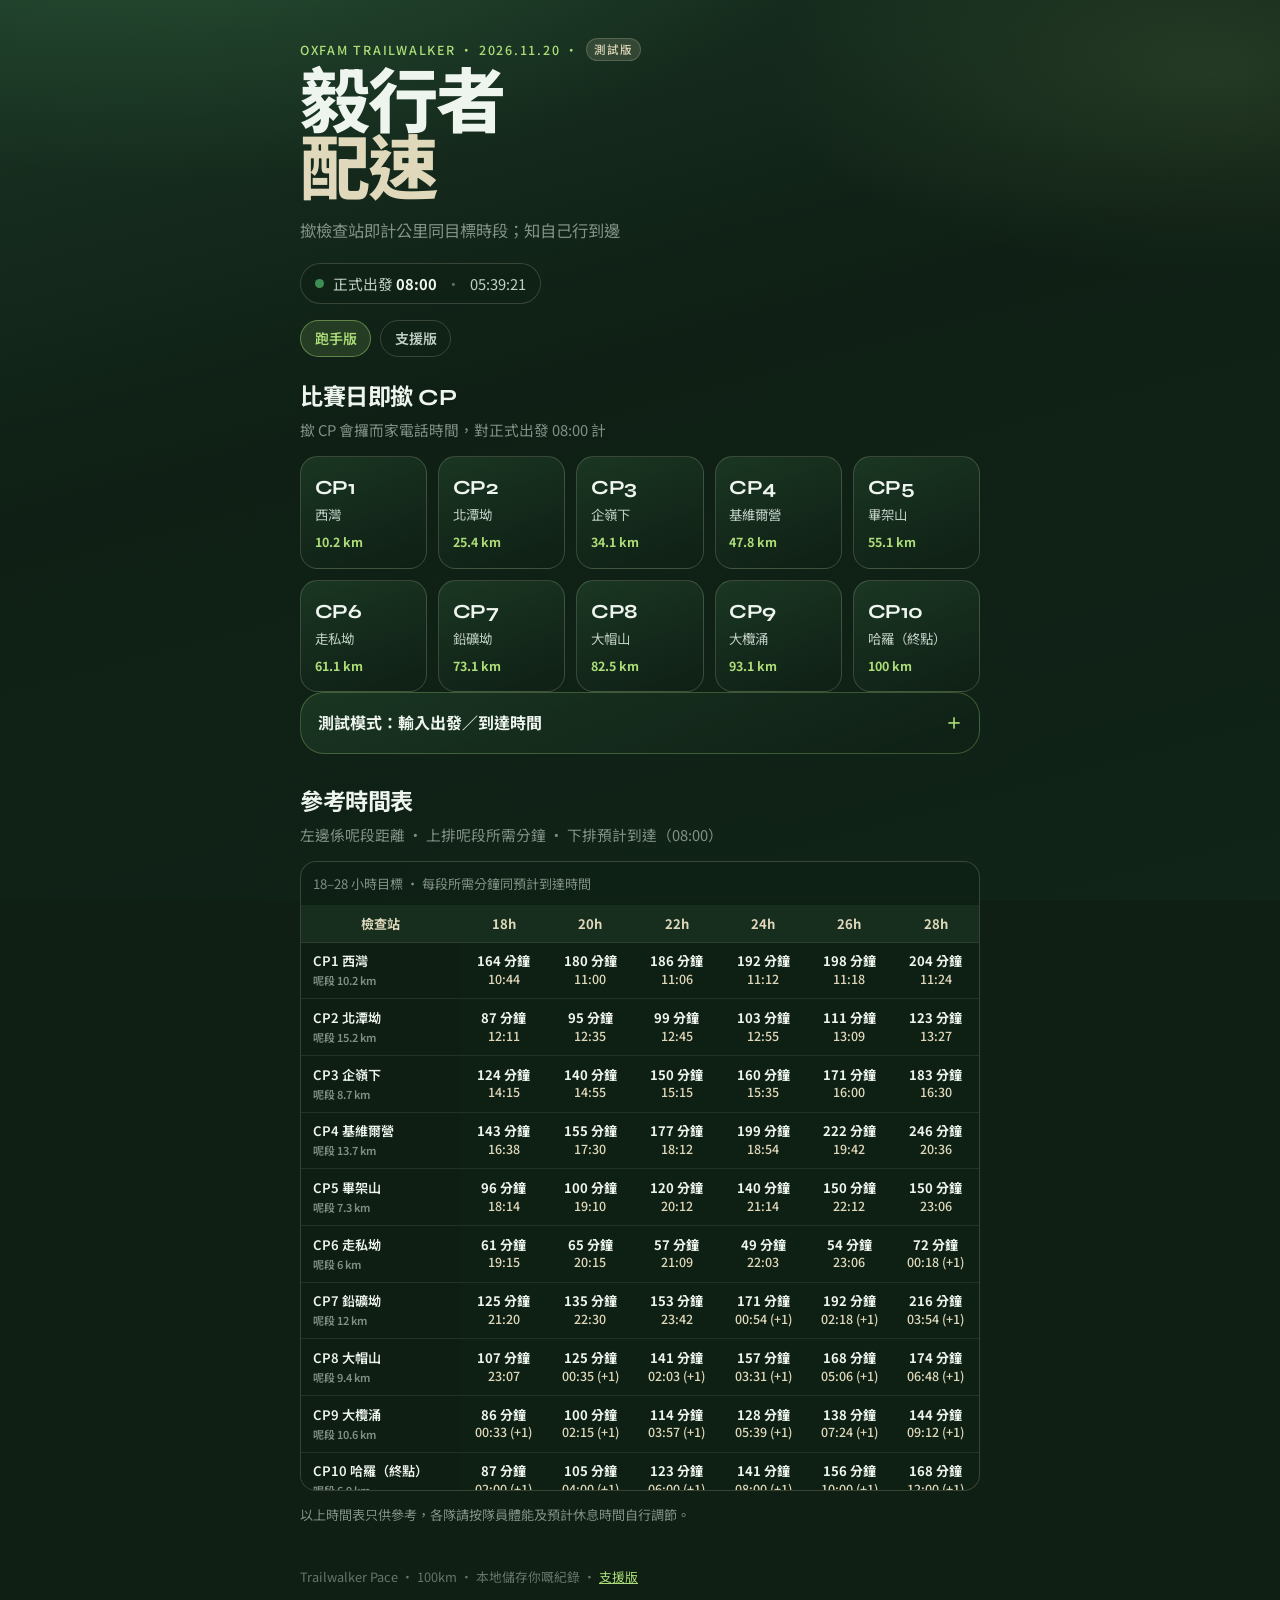
<file: index.html>
<!DOCTYPE html>
<html lang="zh-Hant">
<head>
  <meta charset="UTF-8" />
  <meta name="viewport" content="width=device-width, initial-scale=1, viewport-fit=cover" />
  <meta name="theme-color" content="#163326" />
  <meta name="color-scheme" content="dark" />
  <meta name="apple-mobile-web-app-capable" content="yes" />
  <meta name="apple-mobile-web-app-status-bar-style" content="black-translucent" />
  <link rel="manifest" href="manifest.webmanifest" />
  <link rel="icon" href="icon.svg" type="image/svg+xml" />
  <link rel="apple-touch-icon" href="icon.svg" />
  <title>毅行者配速 · Trailwalker Pace</title>
  <link rel="preconnect" href="https://fonts.googleapis.com" />
  <link rel="preconnect" href="https://fonts.gstatic.com" crossorigin />
  <link href="https://fonts.googleapis.com/css2?family=Noto+Sans+TC:wght@400;500;700;900&family=Syne:wght@600;700;800&display=swap" rel="stylesheet" />
  <link rel="stylesheet" href="styles.css" />
</head>
<body>
  <div class="atmosphere" aria-hidden="true"></div>

  <header class="hero">
    <p class="eyebrow">Oxfam Trailwalker · 2026.11.20 · <span class="test-badge">測試版</span></p>
    <h1>毅行者<span>配速</span></h1>
    <p class="tagline">撳檢查站即計公里同目標時段；知自己行到邊</p>
    <div class="start-chip">
      <span class="dot" aria-hidden="true"></span>
      <span>正式出發 <strong>08:00</strong></span>
      <span class="sep" aria-hidden="true">·</span>
      <span id="liveClock" aria-live="polite">--:--:--</span>
    </div>
    <nav class="page-nav" aria-label="頁面切換">
      <a href="index.html" aria-current="page">跑手版</a>
      <a href="support.html">支援版</a>
    </nav>
  </header>

  <main>
    <section class="cp-section" aria-labelledby="cpHeading">
      <div class="section-head">
        <h2 id="cpHeading">比賽日即撳 CP</h2>
        <p>撳 CP 會攞而家電話時間，對正式出發 08:00 計</p>
      </div>
      <div class="cp-grid" id="cpGrid" role="group" aria-label="檢查站"></div>
    </section>

    <section class="result" id="result" hidden>
      <div class="result-top">
        <div>
          <p class="result-label" id="resultCpLabel">CP1</p>
          <h2 id="resultTitle">到達結果</h2>
        </div>
        <button type="button" class="ghost-btn" id="clearBtn">清除</button>
      </div>

      <div class="stat-row three">
        <div class="stat">
          <span class="stat-label">出發時間</span>
          <strong id="startTime">—</strong>
        </div>
        <div class="stat">
          <span class="stat-label">到達時間</span>
          <strong id="arrivalTime">—</strong>
        </div>
        <div class="stat">
          <span class="stat-label">已用時間</span>
          <strong id="elapsedTime">—</strong>
        </div>
      </div>

      <div class="distance-block">
        <div class="km-ring" aria-hidden="true">
          <svg viewBox="0 0 120 120">
            <circle class="track" cx="60" cy="60" r="52" />
            <circle class="progress" id="kmProgress" cx="60" cy="60" r="52" />
          </svg>
          <div class="km-center">
            <strong id="kmDone">0</strong>
            <span>公里</span>
          </div>
        </div>
        <div class="distance-meta">
          <p><span>剩餘</span> <strong id="kmLeft">100</strong> km</p>
          <p><span>全程</span> <strong>100</strong> km</p>
          <p><span>累積進度</span> <strong id="pctDone">0%</strong></p>
        </div>
      </div>

      <div class="pace-card" id="paceCard">
        <p class="pace-eyebrow">而家目標範圍</p>
        <h3 id="paceHeadline">—</h3>
        <p class="pace-detail" id="paceDetail">—</p>
        <div class="pace-next" id="paceNext"></div>
      </div>

      <div class="supply-card" id="hereSupply">
        <p class="pace-eyebrow">呢站補給</p>
        <div class="supply-chips" id="hereChips"></div>
      </div>

      <div class="lure-card" id="lureCard">
        <p class="pace-eyebrow" id="lureEyebrow">下一站獎勵</p>
        <h3 id="lureTitle">—</h3>
        <p class="lure-meta" id="lureMeta">—</p>
        <div class="supply-chips highlight" id="lureChips"></div>
        <p class="lure-note" id="lureNote"></p>
      </div>

      <div class="bracket-list" id="bracketList" aria-label="各目標到達時間"></div>
    </section>

    <section class="test-panel" aria-labelledby="testHeading">
      <details>
        <summary id="testHeading">測試模式：輸入出發／到達時間</summary>
        <div class="manual-form test-form">
          <label>
            檢查站
            <select id="manualCp"></select>
          </label>
          <label>
            出發時間
            <input type="datetime-local" id="manualStart" required />
          </label>
          <label>
            到達時間
            <input type="datetime-local" id="manualTime" required />
          </label>
          <div class="test-actions">
            <button type="button" class="primary-btn" id="manualSubmit">計算配速</button>
            <button type="button" class="ghost-btn" id="fillRaceDefault">填正式賽日 08:00</button>
          </div>
          <div class="preset-row" role="group" aria-label="快速示範">
            <span class="preset-label">快速示範</span>
            <button type="button" class="preset-btn" data-preset="18h-cp5">CP5 · 約 18h</button>
            <button type="button" class="preset-btn" data-preset="22h-cp4">CP4 · 約 22h</button>
            <button type="button" class="preset-btn" data-preset="26h-cp7">CP7 · 約 26h</button>
          </div>
        </div>
      </details>
    </section>

    <section class="table-section" aria-labelledby="tableHeading">
      <div class="section-head">
        <h2 id="tableHeading">參考時間表</h2>
        <p>左邊係呢段距離 · 上排呢段所需分鐘 · 下排預計到達（08:00）</p>
      </div>
      <div
        class="table-wrap"
        tabindex="0"
        role="region"
        aria-labelledby="tableCaption"
      >
        <table id="paceTable">
          <caption id="tableCaption">18–28 小時目標 · 每段所需分鐘同預計到達時間</caption>
          <thead></thead>
          <tbody></tbody>
        </table>
      </div>
      <p class="footnote">以上時間表只供參考，各隊請按隊員體能及預計休息時間自行調節。</p>
    </section>
  </main>

  <footer>
    <p>Trailwalker Pace · 100km · 本地儲存你嘅紀錄 · <a href="support.html">支援版</a></p>
  </footer>

  <script src="app.js" type="module"></script>
</body>
</html>
</file>
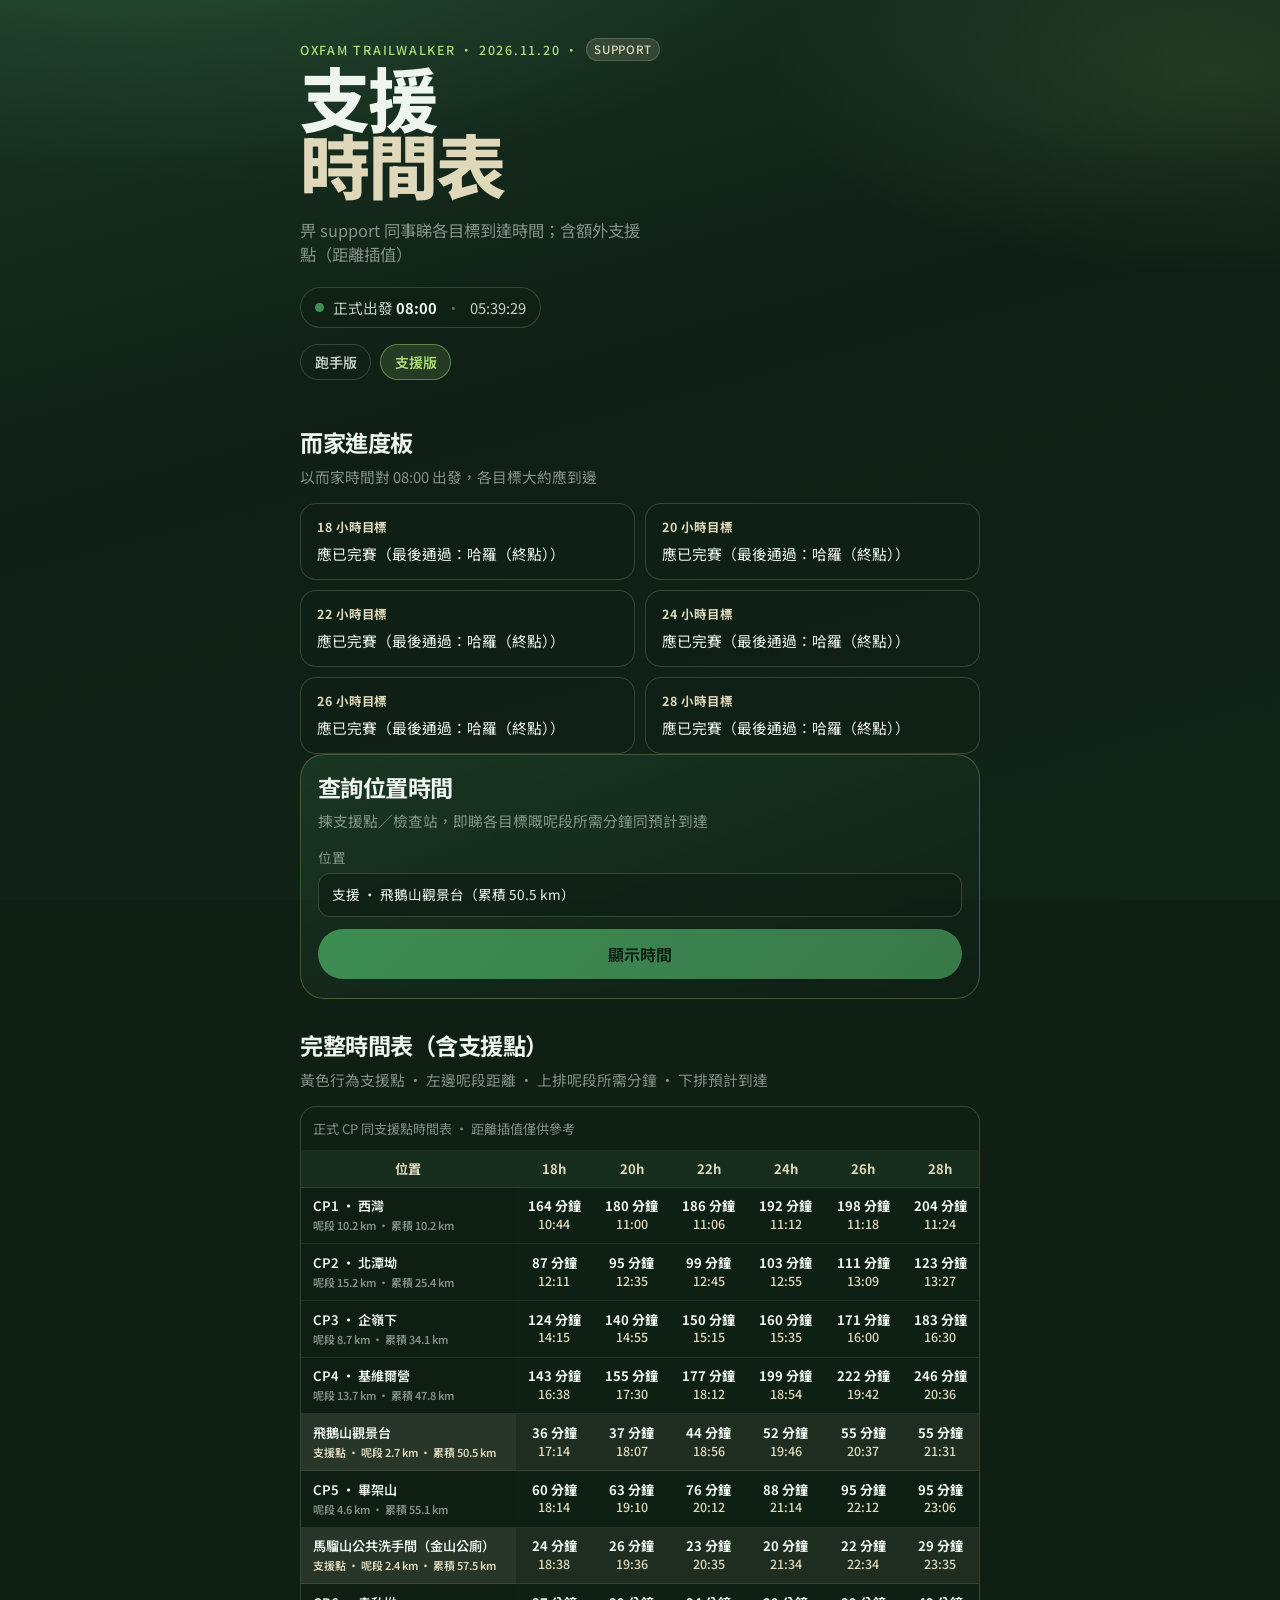
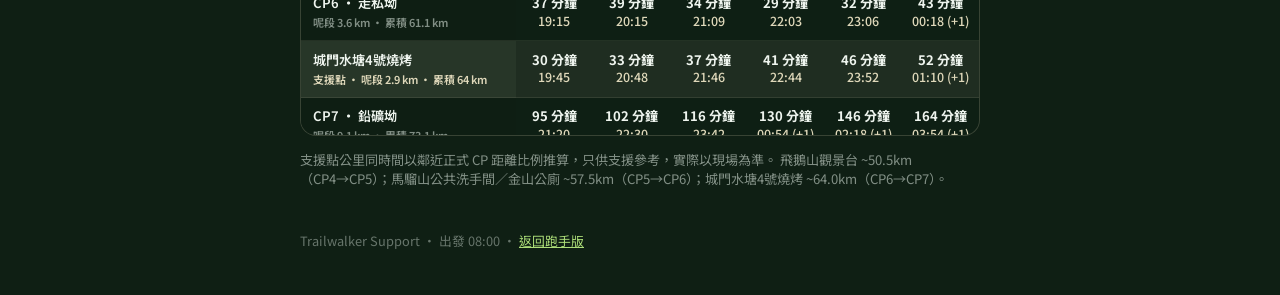
<file: support.html>
<!DOCTYPE html>
<html lang="zh-Hant">
<head>
  <meta charset="UTF-8" />
  <meta name="viewport" content="width=device-width, initial-scale=1, viewport-fit=cover" />
  <meta name="theme-color" content="#163326" />
  <meta name="color-scheme" content="dark" />
  <meta name="apple-mobile-web-app-capable" content="yes" />
  <link rel="icon" href="icon.svg" type="image/svg+xml" />
  <title>毅行者支援時間表 · Support</title>
  <link rel="preconnect" href="https://fonts.googleapis.com" />
  <link rel="preconnect" href="https://fonts.gstatic.com" crossorigin />
  <link href="https://fonts.googleapis.com/css2?family=Noto+Sans+TC:wght@400;500;700;900&family=Syne:wght@600;700;800&display=swap" rel="stylesheet" />
  <link rel="stylesheet" href="styles.css" />
</head>
<body>
  <div class="atmosphere" aria-hidden="true"></div>

  <header class="hero">
    <p class="eyebrow">Oxfam Trailwalker · 2026.11.20 · <span class="test-badge">Support</span></p>
    <h1>支援<span>時間表</span></h1>
    <p class="tagline">畀 support 同事睇各目標到達時間；含額外支援點（距離插值）</p>
    <div class="start-chip">
      <span class="dot" aria-hidden="true"></span>
      <span>正式出發 <strong>08:00</strong></span>
      <span class="sep" aria-hidden="true">·</span>
      <span id="liveClock" aria-live="polite">--:--:--</span>
    </div>
    <nav class="page-nav" aria-label="頁面切換">
      <a href="index.html">跑手版</a>
      <a href="support.html" aria-current="page">支援版</a>
    </nav>
  </header>

  <main>
    <section class="live-board" aria-labelledby="liveHeading">
      <div class="section-head">
        <h2 id="liveHeading">而家進度板</h2>
        <p>以而家時間對 08:00 出發，各目標大約應到邊</p>
      </div>
      <div class="live-grid" id="liveGrid"></div>
    </section>

    <section class="test-panel" aria-labelledby="lookupHeading">
      <div class="section-head">
        <h2 id="lookupHeading">查詢位置時間</h2>
        <p>揀支援點／檢查站，即睇各目標嘅呢段所需分鐘同預計到達</p>
      </div>
      <div class="manual-form test-form">
        <label>
          位置
          <select id="pointSelect"></select>
        </label>
        <button type="button" class="primary-btn" id="lookupBtn">顯示時間</button>
      </div>
    </section>

    <section class="result" id="result" hidden>
      <div class="result-top">
        <div>
          <p class="result-label" id="resultKind">支援點</p>
          <h2 id="resultTitle">—</h2>
        </div>
        <button type="button" class="ghost-btn" id="clearBtn">清除</button>
      </div>
      <p class="lure-meta" id="resultMeta">—</p>
      <div class="bracket-list" id="bracketList"></div>
      <p class="footnote" id="resultNote"></p>
    </section>

    <section class="table-section" aria-labelledby="tableHeading">
      <div class="section-head">
        <h2 id="tableHeading">完整時間表（含支援點）</h2>
        <p>黃色行為支援點 · 左邊呢段距離 · 上排呢段所需分鐘 · 下排預計到達</p>
      </div>
      <div
        class="table-wrap"
        tabindex="0"
        role="region"
        aria-labelledby="tableCaption"
      >
        <table id="paceTable">
          <caption id="tableCaption">正式 CP 同支援點時間表 · 距離插值僅供參考</caption>
          <thead></thead>
          <tbody></tbody>
        </table>
      </div>
      <p class="footnote">
        支援點公里同時間以鄰近正式 CP 距離比例推算，只供支援參考，實際以現場為準。
        飛鵝山觀景台 ~50.5km（CP4→CP5）；馬騮山公共洗手間／金山公廁 ~57.5km（CP5→CP6）；城門水塘4號燒烤 ~64.0km（CP6→CP7）。
      </p>
    </section>
  </main>

  <footer>
    <p>Trailwalker Support · 出發 08:00 · <a href="index.html">返回跑手版</a></p>
  </footer>

  <script src="shared.js"></script>
  <script src="support.js" type="module"></script>
</body>
</html>
</file>
<file: styles.css>
/* Trailwalker Pace — regenerated with Modern Web Guidance patterns */

:root {
  color-scheme: dark;
  --target-size: 24px;
  --bg-deep: oklch(0.22 0.03 155);
  --bg-mid: oklch(0.28 0.04 155);
  --moss: oklch(0.45 0.08 150);
  --leaf: oklch(0.58 0.12 150);
  --lime: oklch(0.84 0.14 130);
  --sand: oklch(0.88 0.04 95);
  --mist: oklch(0.84 0.02 155);
  --ink: oklch(0.96 0.01 145);
  --muted: oklch(0.78 0.02 155 / 0.72);
  --line: oklch(0.88 0.04 95 / 0.2);
  --card: oklch(0.28 0.04 155 / 0.78);
  --danger: oklch(0.78 0.08 55);
  --radius: 1.1rem;
  --font-display: "Syne", "Noto Sans TC", sans-serif;
  --font-body: "Noto Sans TC", sans-serif;
  --pad-inline: max(1.25rem, env(safe-area-inset-left, 0px));
  --pad-inline-end: max(1.25rem, env(safe-area-inset-right, 0px));
  --pad-block-start: max(1.5rem, env(safe-area-inset-top, 0px));
  --pad-block-end: max(2rem, env(safe-area-inset-bottom, 0px));
}

@media (pointer: coarse) {
  :root {
    --target-size: 44px;
  }
}

@media (prefers-contrast: more) {
  :root {
    --line: oklch(0.92 0.04 95 / 0.45);
    --muted: oklch(0.88 0.02 155 / 0.9);
  }
}

@media (forced-colors: active) {
  :root {
    --bg-deep: Canvas;
    --ink: CanvasText;
    --lime: Highlight;
    --sand: CanvasText;
    --mist: GrayText;
    --line: CanvasText;
    --card: Canvas;
    --danger: LinkText;
  }

  .cp-btn,
  .primary-btn,
  .ghost-btn,
  .page-nav a,
  .stat,
  .result,
  .test-panel,
  .lure-card,
  .supply-card,
  .live-card {
    border: 1px solid CanvasText;
  }
}

*,
*::before,
*::after {
  box-sizing: border-box;
}

html {
  scroll-behavior: smooth;
}

body {
  margin: 0;
  min-block-size: 100dvh;
  font-family: var(--font-body);
  color: var(--ink);
  background: var(--bg-deep);
  line-height: 1.45;
  -webkit-font-smoothing: antialiased;
}

h1,
h2,
h3 {
  text-wrap: balance;
}

p,
li,
.tagline,
.footnote,
.lure-meta,
.pace-detail {
  text-wrap: pretty;
}

.atmosphere {
  position: fixed;
  inset: 0;
  z-index: -1;
  pointer-events: none;
  background:
    radial-gradient(ellipse 90% 55% at 15% -10%, oklch(0.55 0.1 150 / 0.32), transparent 55%),
    radial-gradient(ellipse 70% 45% at 95% 8%, oklch(0.84 0.14 130 / 0.12), transparent 50%),
    linear-gradient(165deg, oklch(0.3 0.045 155) 0%, var(--bg-deep) 42%, oklch(0.24 0.035 155) 100%);
}

.hero {
  padding-block-start: calc(var(--pad-block-start) + 0.9rem);
  padding-block-end: 1.5rem;
  padding-inline-start: var(--pad-inline);
  padding-inline-end: var(--pad-inline-end);
  max-inline-size: 45rem;
  margin-inline: auto;
  animation: rise 0.7s ease-out both;
}

.eyebrow {
  margin: 0 0 0.65rem;
  font-size: 0.78rem;
  letter-spacing: 0.14em;
  text-transform: uppercase;
  color: var(--lime);
  font-weight: 500;
}

.test-badge {
  display: inline-block;
  margin-inline-start: 0.15rem;
  padding: 0.12rem 0.45rem;
  border-radius: 999px;
  border: 1px solid var(--line);
  background: oklch(0.88 0.04 95 / 0.14);
  color: var(--sand);
  letter-spacing: 0.06em;
  font-size: 0.72rem;
  vertical-align: 0.08em;
}

.hero h1 {
  margin: 0;
  font-family: var(--font-display);
  font-weight: 800;
  font-size: clamp(2.8rem, 12vw, 4.4rem);
  line-height: 0.95;
  letter-spacing: -0.03em;
}

.hero h1 span {
  display: block;
  color: var(--sand);
}

.tagline {
  margin: 0.9rem 0 1.25rem;
  color: var(--muted);
  font-size: 1.02rem;
  max-inline-size: 22rem;
}

.start-chip {
  display: inline-flex;
  align-items: center;
  gap: 0.55rem;
  min-block-size: var(--target-size);
  padding: 0.55rem 0.9rem;
  border: 1px solid var(--line);
  border-radius: 999px;
  background: oklch(0.22 0.03 155 / 0.55);
  font-size: 0.92rem;
  color: var(--mist);
}

.start-chip .dot {
  inline-size: 0.55rem;
  block-size: 0.55rem;
  border-radius: 50%;
  background: var(--leaf);
  animation: pulse 2s ease-out infinite;
}

.start-chip strong {
  color: var(--ink);
  font-weight: 700;
}

.start-chip .sep {
  opacity: 0.45;
}

.page-nav {
  display: flex;
  flex-wrap: wrap;
  gap: 0.55rem;
  margin-block-start: 1rem;
}

.page-nav a {
  display: inline-flex;
  align-items: center;
  justify-content: center;
  min-block-size: var(--target-size);
  min-inline-size: var(--target-size);
  padding: 0.45rem 0.85rem;
  border-radius: 999px;
  border: 1px solid var(--line);
  color: var(--mist);
  text-decoration: none;
  font-size: 0.88rem;
  font-weight: 600;
}

.page-nav a[aria-current="page"] {
  border-color: oklch(0.84 0.14 130 / 0.45);
  background: oklch(0.84 0.14 130 / 0.14);
  color: var(--lime);
}

.page-nav a:hover,
.page-nav a:focus-visible {
  border-color: var(--sand);
  color: var(--ink);
  outline: none;
}

.page-nav a:focus-visible {
  outline: 2px solid var(--lime);
  outline-offset: 2px;
}

main {
  max-inline-size: 45rem;
  margin-inline: auto;
  padding-inline-start: var(--pad-inline);
  padding-inline-end: var(--pad-inline-end);
  padding-block-end: var(--pad-block-end);
}

.section-head {
  margin-block-end: 1rem;
}

.section-head h2 {
  margin: 0 0 0.25rem;
  font-family: var(--font-display);
  font-size: 1.45rem;
  letter-spacing: -0.02em;
}

.section-head p {
  margin: 0;
  color: var(--muted);
  font-size: 0.92rem;
}

.test-panel,
.cp-section,
.table-section,
.live-board {
  container-type: inline-size;
}

.test-panel {
  margin-block-end: 1.6rem;
  padding: 1.1rem 1.05rem 1.15rem;
  border-radius: 1.5rem;
  border: 1px solid oklch(0.84 0.14 130 / 0.28);
  background: linear-gradient(160deg, oklch(0.55 0.1 150 / 0.22), oklch(0.22 0.03 155 / 0.55));
  animation: rise 0.7s ease-out 0.04s both;
}

.test-panel details {
  border: 0;
  padding: 0;
  background: transparent;
}

.test-panel summary {
  cursor: pointer;
  list-style: none;
  font-weight: 700;
  color: var(--ink);
  min-block-size: var(--target-size);
  display: flex;
  align-items: center;
}

.test-panel summary::-webkit-details-marker {
  display: none;
}

.test-panel summary::after {
  content: "＋";
  margin-inline-start: auto;
  color: var(--lime);
}

.test-panel details[open] summary::after {
  content: "－";
}

.manual-form {
  display: grid;
  gap: 0.75rem;
  margin-block-start: 0.85rem;
}

.manual-form label {
  display: grid;
  gap: 0.35rem;
  font-size: 0.85rem;
  color: var(--muted);
}

.manual-form select,
.manual-form input {
  appearance: none;
  border: 1px solid var(--line);
  border-radius: 0.75rem;
  background: oklch(0.22 0.03 155 / 0.7);
  color: var(--ink);
  padding: 0.7rem 0.8rem;
  font: inherit;
  min-block-size: var(--target-size);
}

.manual-form select:user-invalid,
.manual-form input:user-invalid {
  border-color: var(--danger);
}

.test-actions {
  display: flex;
  flex-wrap: wrap;
  gap: 0.55rem;
  align-items: center;
}

.preset-row {
  display: flex;
  flex-wrap: wrap;
  gap: 0.45rem;
  align-items: center;
  padding-block-start: 0.35rem;
}

.preset-label {
  inline-size: 100%;
  color: var(--muted);
  font-size: 0.8rem;
}

.primary-btn,
.ghost-btn,
.preset-btn,
.cp-btn {
  font: inherit;
  cursor: pointer;
}

.primary-btn {
  appearance: none;
  border: none;
  border-radius: 999px;
  min-block-size: var(--target-size);
  padding: 0.85rem 1.1rem;
  background: linear-gradient(135deg, var(--leaf), oklch(0.52 0.1 150));
  color: var(--bg-deep);
  font-weight: 700;
}

.ghost-btn,
.preset-btn {
  appearance: none;
  border: 1px solid var(--line);
  background: oklch(0.22 0.03 155 / 0.55);
  color: var(--mist);
  border-radius: 999px;
  min-block-size: var(--target-size);
  padding: 0.45rem 0.85rem;
  font-size: 0.85rem;
}

.primary-btn:focus-visible,
.ghost-btn:focus-visible,
.preset-btn:focus-visible,
.cp-btn:focus-visible {
  outline: 2px solid var(--lime);
  outline-offset: 2px;
}

.cp-section {
  animation: rise 0.75s ease-out 0.08s both;
}

.cp-grid {
  display: grid;
  grid-template-columns: repeat(2, minmax(0, 1fr));
  gap: 0.7rem;
}

@container (inline-size > 34rem) {
  .cp-grid {
    grid-template-columns: repeat(5, minmax(0, 1fr));
  }
}

.cp-btn {
  appearance: none;
  border: 1px solid var(--line);
  border-radius: var(--radius);
  background: linear-gradient(160deg, oklch(0.45 0.08 150 / 0.35), oklch(0.22 0.03 155 / 0.55));
  color: var(--ink);
  padding: 1rem 0.85rem;
  text-align: start;
  min-block-size: max(5.2rem, var(--target-size));
  transition: transform 0.18s ease, border-color 0.18s ease;
}

.cp-btn:hover {
  transform: translateY(-2px);
  border-color: oklch(0.84 0.14 130 / 0.45);
}

.cp-btn:active {
  transform: scale(0.98);
}

.cp-btn.active {
  border-color: var(--lime);
  background: linear-gradient(160deg, oklch(0.58 0.12 150 / 0.55), oklch(0.28 0.04 155 / 0.8));
}

.cp-btn .cp-code {
  display: block;
  font-family: var(--font-display);
  font-weight: 700;
  font-size: 1.25rem;
  letter-spacing: -0.02em;
}

.cp-btn .cp-name {
  display: block;
  margin-block-start: 0.2rem;
  color: var(--mist);
  font-size: 0.84rem;
}

.cp-btn .cp-km {
  display: block;
  margin-block-start: 0.55rem;
  color: var(--lime);
  font-size: 0.78rem;
  font-weight: 700;
}

.result {
  margin-block-start: 1.5rem;
  padding: 1.2rem;
  border-radius: 1.5rem;
  border: 1px solid var(--line);
  background: var(--card);
  view-transition-name: result-panel;
}

.result[hidden] {
  display: none;
}

.result-top {
  display: flex;
  justify-content: space-between;
  align-items: flex-start;
  gap: 1rem;
  margin-block-end: 1rem;
}

.result-label {
  margin: 0;
  color: var(--lime);
  font-size: 0.78rem;
  letter-spacing: 0.08em;
  text-transform: uppercase;
  font-weight: 700;
}

.result-top h2 {
  margin: 0.15rem 0 0;
  font-family: var(--font-display);
  font-size: 1.55rem;
  letter-spacing: -0.02em;
}

.stat-row {
  display: grid;
  grid-template-columns: 1fr;
  gap: 0.7rem;
  margin-block-end: 1.1rem;
}

@container (inline-size > 32rem) {
  .stat-row.three {
    grid-template-columns: repeat(3, minmax(0, 1fr));
  }
}

.stat {
  padding: 0.85rem 0.9rem;
  border-radius: 0.9rem;
  background: oklch(0.22 0.03 155 / 0.55);
  border: 1px solid var(--line);
}

.stat-label {
  display: block;
  color: var(--muted);
  font-size: 0.78rem;
  margin-block-end: 0.25rem;
}

.stat strong {
  font-family: var(--font-display);
  font-size: 1.2rem;
  letter-spacing: -0.02em;
}

.distance-block {
  display: grid;
  grid-template-columns: auto 1fr;
  gap: 1rem;
  align-items: center;
  margin-block-end: 1.1rem;
}

.km-ring {
  position: relative;
  inline-size: 118px;
  block-size: 118px;
}

.km-ring svg {
  inline-size: 100%;
  block-size: 100%;
  transform: rotate(-90deg);
}

.km-ring circle {
  fill: none;
  stroke-width: 8;
}

.km-ring .track {
  stroke: oklch(0.88 0.04 95 / 0.12);
}

.km-ring .progress {
  stroke: var(--lime);
  stroke-linecap: round;
  stroke-dasharray: 326.73;
  stroke-dashoffset: 326.73;
  transition: stroke-dashoffset 0.7s ease;
}

.km-center {
  position: absolute;
  inset: 0;
  display: grid;
  place-content: center;
  text-align: center;
}

.km-center strong {
  font-family: var(--font-display);
  font-size: 1.55rem;
  line-height: 1;
}

.km-center span {
  font-size: 0.72rem;
  color: var(--muted);
}

.distance-meta p {
  margin: 0.35rem 0;
  display: flex;
  justify-content: space-between;
  gap: 1rem;
  font-size: 0.95rem;
}

.distance-meta span {
  color: var(--muted);
}

.pace-card,
.supply-card,
.lure-card {
  margin-block-start: 0.85rem;
  padding: 1rem 1.05rem;
  border-radius: 1rem;
  border: 1px solid var(--line);
  background: oklch(0.22 0.03 155 / 0.5);
}

.pace-card {
  background: linear-gradient(145deg, oklch(0.84 0.14 130 / 0.16), oklch(0.45 0.08 150 / 0.28));
  border-color: oklch(0.84 0.14 130 / 0.28);
}

.lure-card {
  border-color: oklch(0.88 0.04 95 / 0.35);
  background: linear-gradient(150deg, oklch(0.88 0.04 95 / 0.14), oklch(0.45 0.08 150 / 0.28));
}

.pace-eyebrow {
  margin: 0;
  font-size: 0.75rem;
  letter-spacing: 0.08em;
  text-transform: uppercase;
  color: var(--lime);
  font-weight: 700;
}

.pace-card h3,
.lure-card h3 {
  margin: 0.35rem 0 0.4rem;
  font-family: var(--font-display);
  font-size: 1.4rem;
  letter-spacing: -0.02em;
}

.pace-detail,
.lure-meta {
  margin: 0;
  color: var(--mist);
  font-size: 0.95rem;
}

.pace-next {
  margin-block-start: 0.75rem;
  padding-block-start: 0.75rem;
  border-block-start: 1px solid oklch(0.88 0.04 95 / 0.16);
  color: var(--sand);
  font-size: 0.92rem;
}

.lure-note {
  margin: 0.7rem 0 0;
  color: var(--muted);
  font-size: 0.8rem;
}

.supply-chips {
  display: flex;
  flex-wrap: wrap;
  gap: 0.4rem;
  margin-block-start: 0.55rem;
}

.chip {
  display: inline-flex;
  align-items: center;
  min-block-size: 1.8rem;
  padding: 0.32rem 0.6rem;
  border-radius: 999px;
  border: 1px solid var(--line);
  background: oklch(0.22 0.03 155 / 0.55);
  color: var(--mist);
  font-size: 0.78rem;
  font-weight: 500;
}

.chip.hot {
  border-color: oklch(0.88 0.04 95 / 0.45);
  background: oklch(0.88 0.04 95 / 0.16);
  color: var(--sand);
  font-weight: 700;
}

.supply-chips.highlight .chip.hot {
  border-color: oklch(0.84 0.14 130 / 0.5);
  background: oklch(0.84 0.14 130 / 0.18);
  color: var(--lime);
}

.bracket-list {
  display: grid;
  gap: 0.4rem;
  margin-block-start: 1rem;
}

.bracket-row {
  display: grid;
  grid-template-columns: 4.5rem 1fr auto;
  gap: 0.5rem;
  align-items: center;
  padding: 0.55rem 0.7rem;
  border-radius: 0.75rem;
  background: oklch(0.22 0.03 155 / 0.4);
  border: 1px solid transparent;
  font-size: 0.88rem;
}

.bracket-row.hit {
  border-color: oklch(0.84 0.14 130 / 0.45);
  background: oklch(0.58 0.12 150 / 0.22);
}

.bracket-row .goal {
  font-weight: 700;
  color: var(--sand);
}

.bracket-row .target {
  color: var(--mist);
}

.bracket-row .delta {
  font-variant-numeric: tabular-nums;
  font-weight: 700;
}

.bracket-row .delta.fast {
  color: var(--lime);
}

.bracket-row .delta.slow {
  color: var(--danger);
}

.live-board {
  margin-block-start: 1.5rem;
  animation: rise 0.7s ease-out 0.1s both;
}

.live-grid {
  display: grid;
  grid-template-columns: 1fr;
  gap: 0.65rem;
}

@container (inline-size > 34rem) {
  .live-grid {
    grid-template-columns: repeat(2, minmax(0, 1fr));
  }
}

@container (inline-size > 52rem) {
  .live-grid {
    grid-template-columns: repeat(3, minmax(0, 1fr));
  }
}

.live-card {
  padding: 0.9rem 1rem;
  border-radius: 1rem;
  border: 1px solid var(--line);
  background: oklch(0.22 0.03 155 / 0.5);
}

.live-goal {
  margin: 0 0 0.4rem;
  color: var(--sand);
  font-size: 0.78rem;
  letter-spacing: 0.06em;
  text-transform: uppercase;
  font-weight: 700;
}

.live-body {
  color: var(--ink);
  font-size: 0.92rem;
  line-height: 1.45;
}

.live-body small {
  color: var(--muted);
}

.table-section {
  margin-block-start: 2rem;
  animation: rise 0.7s ease-out 0.16s both;
}

.table-wrap {
  overflow: auto;
  max-inline-size: 100%;
  max-block-size: min(70vh, 40rem);
  border: 1px solid var(--line);
  border-radius: 1rem;
  background: oklch(0.22 0.03 155 / 0.45);
  container: pace-table / inline-size;
  -webkit-overflow-scrolling: touch;
}

.table-wrap:focus-visible {
  outline: 2px solid var(--lime);
  outline-offset: 2px;
}

table {
  width: 100%;
  border-collapse: separate;
  border-spacing: 0;
  min-inline-size: 40rem;
  font-size: 0.82rem;
  --label-1: "18h";
  --label-2: "20h";
  --label-3: "22h";
  --label-4: "24h";
  --label-5: "26h";
  --label-6: "28h";
}

caption {
  text-align: start;
  padding: 0.75rem;
  color: var(--muted);
  font-size: 0.82rem;
}

th,
td {
  padding: 0.55rem 0.5rem;
  text-align: center;
  border-block-end: 1px solid oklch(0.88 0.04 95 / 0.1);
  white-space: nowrap;
}

thead th {
  position: sticky;
  inset-block-start: 0;
  z-index: 2;
  background: oklch(0.28 0.04 155 / 0.96);
  color: var(--sand);
  font-weight: 700;
}

tbody th {
  text-align: start;
  padding-inline-start: 0.75rem;
  position: sticky;
  inset-inline-start: 0;
  z-index: 1;
  background: oklch(0.22 0.03 155 / 0.96);
  font-weight: 600;
  color: var(--ink);
}

.support-row th,
.support-row td {
  background: oklch(0.88 0.04 95 / 0.08);
}

.support-row th {
  background: oklch(0.88 0.04 95 / 0.12);
}

.cell-elapsed,
.cell-eta {
  display: block;
  line-height: 1.25;
}

.cell-elapsed {
  font-weight: 700;
}

.cell-eta {
  margin-block-start: 0.15rem;
  color: var(--sand);
  font-variant-numeric: tabular-nums;
  font-size: 0.78rem;
  font-weight: 500;
}

@container pace-table (inline-size < 36rem) {
  table {
    min-inline-size: 0;
  }

  table,
  thead,
  tbody,
  tr,
  th,
  td {
    display: block;
  }

  thead {
    display: none;
  }

  tr {
    margin-block-end: 1rem;
    border: 1px solid var(--line);
    border-radius: 0.9rem;
    overflow: clip;
    background: oklch(0.22 0.03 155 / 0.55);
  }

  tbody th {
    position: sticky;
    inset-block-start: 0;
    inset-inline-start: auto;
    z-index: 2;
    padding: 0.75rem;
    background: oklch(0.28 0.04 155);
    border-block-end: 1px solid var(--line);
    white-space: normal;
  }

  td {
    display: grid;
    grid-template-columns: 4.5rem 1fr;
    gap: 0.5rem;
    align-items: center;
    text-align: start;
    padding: 0.55rem 0.75rem;
    white-space: normal;
    border-block-end: 1px solid oklch(0.88 0.04 95 / 0.08);
  }

  td::before {
    color: var(--sand);
    font-weight: 700;
  }

  td:nth-child(2)::before {
    content: var(--label-1);
  }
  td:nth-child(3)::before {
    content: var(--label-2);
  }
  td:nth-child(4)::before {
    content: var(--label-3);
  }
  td:nth-child(5)::before {
    content: var(--label-4);
  }
  td:nth-child(6)::before {
    content: var(--label-5);
  }
  td:nth-child(7)::before {
    content: var(--label-6);
  }
}

.footnote {
  margin: 0.85rem 0 0;
  color: var(--muted);
  font-size: 0.82rem;
}

footer {
  max-inline-size: 45rem;
  margin-inline: auto;
  padding-inline-start: var(--pad-inline);
  padding-inline-end: var(--pad-inline-end);
  padding-block-end: var(--pad-block-end);
  color: oklch(0.78 0.02 155 / 0.55);
  font-size: 0.8rem;
}

footer a {
  color: var(--lime);
}

@keyframes rise {
  from {
    opacity: 0;
    transform: translateY(14px);
  }
  to {
    opacity: 1;
    transform: translateY(0);
  }
}

@keyframes pulse {
  0% {
    box-shadow: 0 0 0 0 oklch(0.58 0.12 150 / 0.55);
  }
  70% {
    box-shadow: 0 0 0 10px oklch(0.58 0.12 150 / 0);
  }
  100% {
    box-shadow: 0 0 0 0 oklch(0.58 0.12 150 / 0);
  }
}

@media (prefers-reduced-motion: reduce) {
  *,
  *::before,
  *::after {
    animation: none !important;
    transition: none !important;
    scroll-behavior: auto !important;
  }
}

::view-transition-old(result-panel),
::view-transition-new(result-panel) {
  animation-duration: 0.28s;
}
</file>
